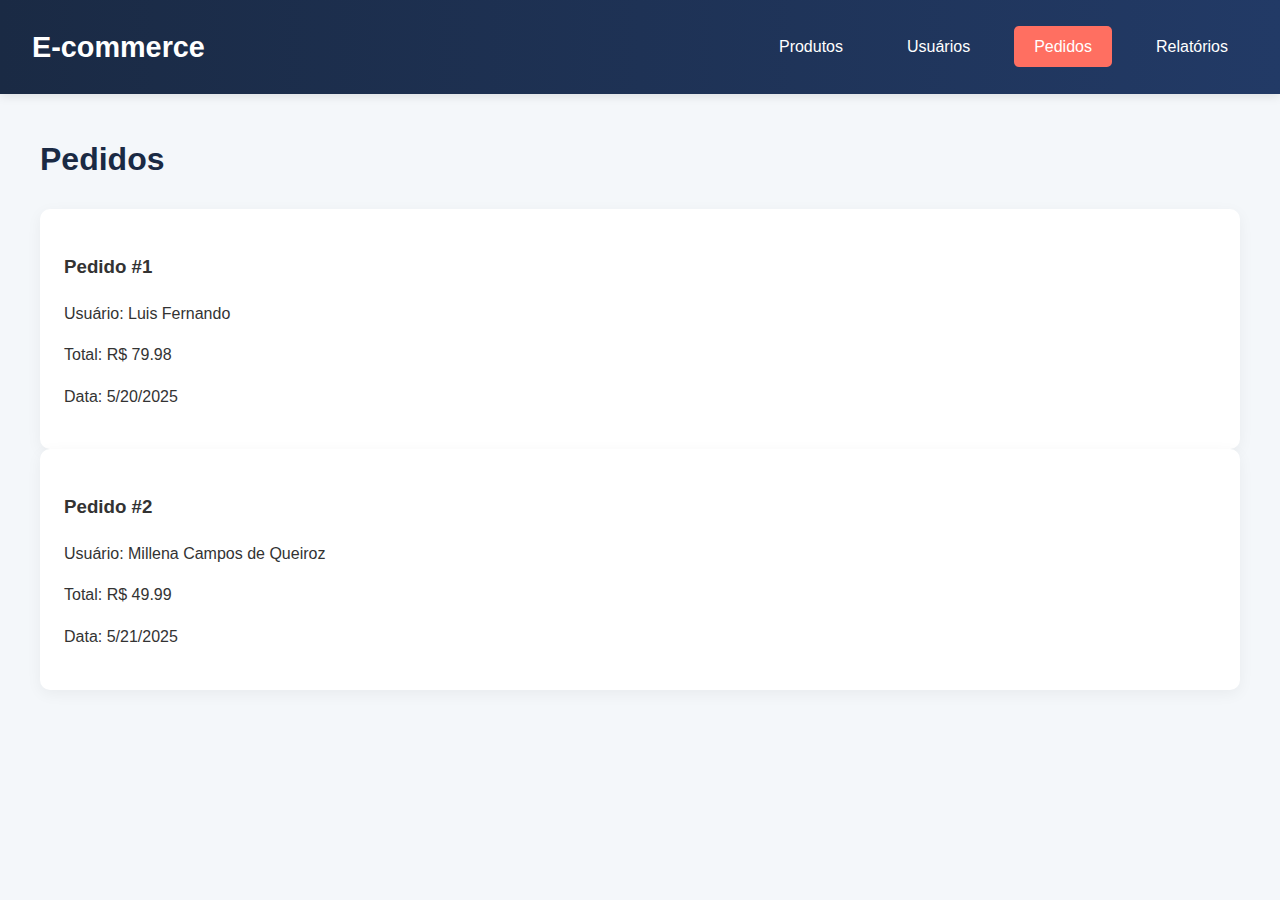
<file: src/pages/orders.html>
<!DOCTYPE html>
<html lang="pt-BR">
<head>
  <meta charset="UTF-8">
  <meta name="viewport" content="width=device-width, initial-scale=1.0">
  <title>Pedidos - E-commerce</title>
  <link rel="stylesheet" href="../css/styles.css">
</head>
<body>
  <header>
    <nav class="navbar">
      <h1>E-commerce</h1>
      <ul>
        <li><a href="./index.html">Produtos</a></li>
        <li><a href="./users.html">Usuários</a></li>
        <li><a href="./orders.html" class="active">Pedidos</a></li>
        <li><a href="./reports.html">Relatórios</a></li>
      </ul>
    </nav>
  </header>
  <main class="container">
    <h2>Pedidos</h2>
    <section id="order-list"></section>
  </main>
  <script src="../js/script.js"></script>
  <script>
    document.addEventListener('DOMContentLoaded', () => loadOrders());
  </script>
</body>
</html>
</file>
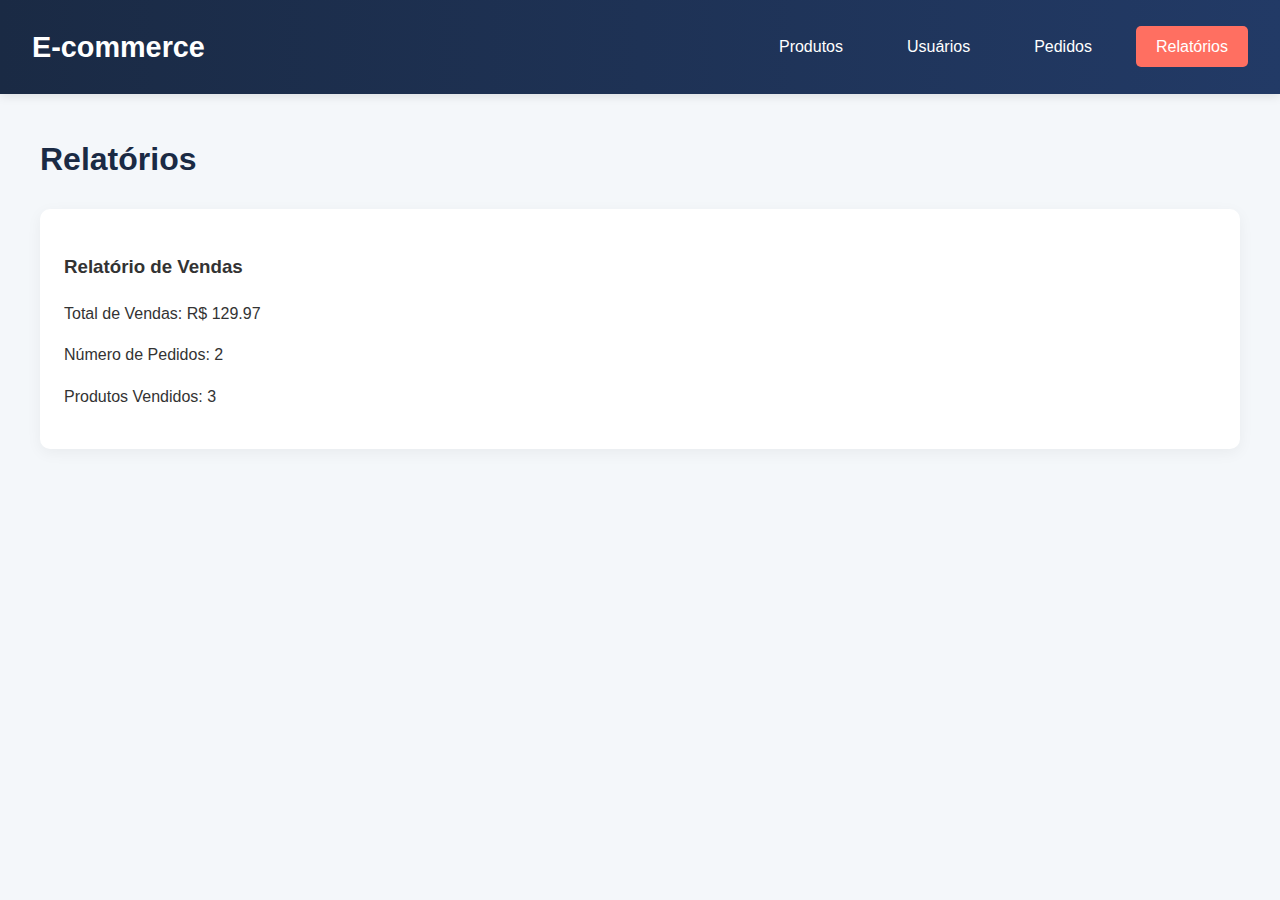
<file: src/pages/reports.html>
<!DOCTYPE html>
<html lang="pt-BR">
<head>
  <meta charset="UTF-8">
  <meta name="viewport" content="width=device-width, initial-scale=1.0">
  <title>Relatórios - E-commerce</title>
  <link rel="stylesheet" href="../css/styles.css">
</head>
<body>
  <header>
    <nav class="navbar">
      <h1>E-commerce</h1>
      <ul>
        <li><a href="./index.html">Produtos</a></li>
        <li><a href="./users.html">Usuários</a></li>
        <li><a href="./orders.html">Pedidos</a></li>
        <li><a href="./reports.html" class="active">Relatórios</a></li>
      </ul>
    </nav>
  </header>
  <main class="container">
    <h2>Relatórios</h2>
    <section id="report-list">
      <p>Carregando relatórios...</p>
    </section>
  </main>
  <script src="../js/script.js"></script>
  <script>
    document.addEventListener('DOMContentLoaded', () => loadReports());
  </script>
</body>
</html>
</file>
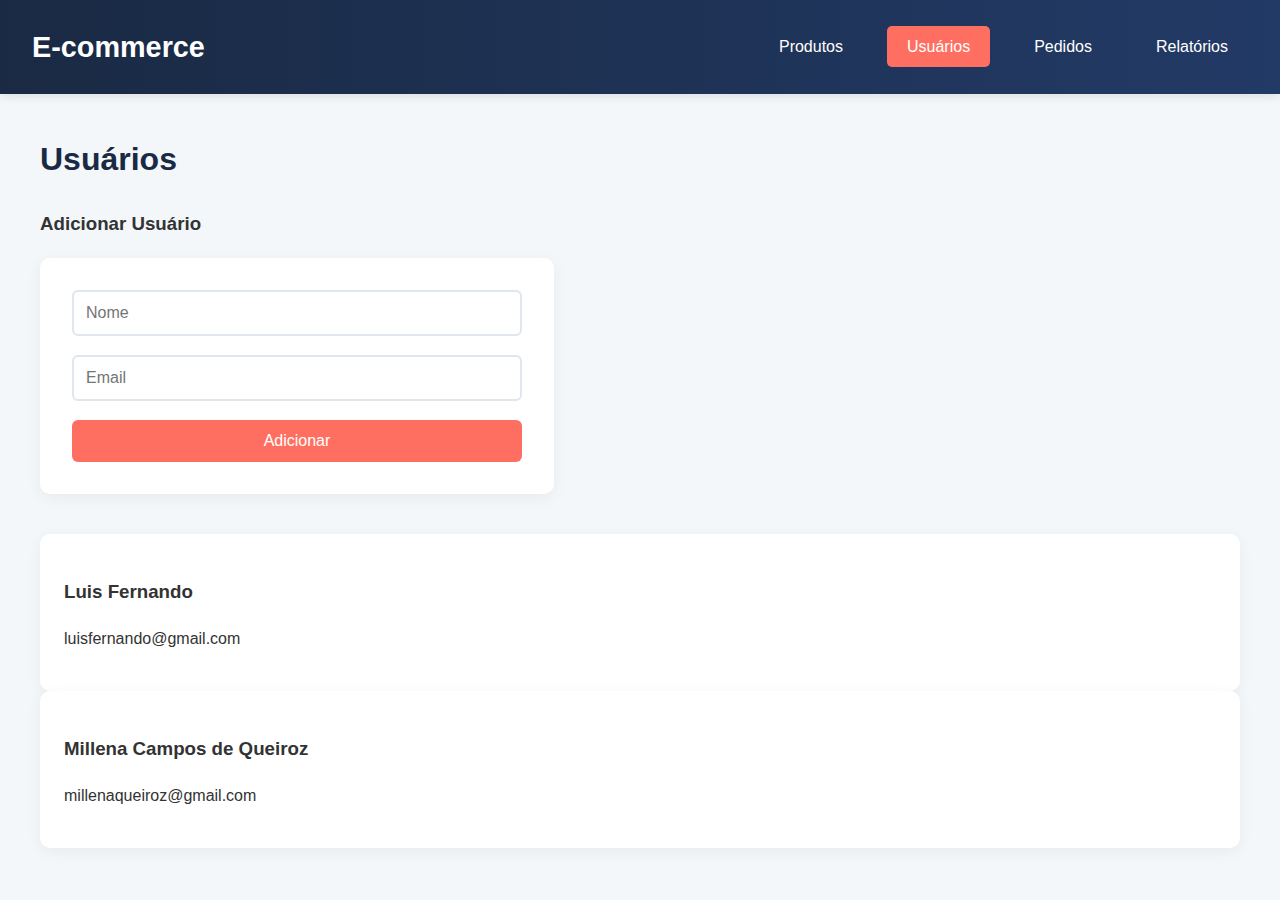
<file: src/pages/users.html>
<!DOCTYPE html>
<html lang="pt-BR">
<head>
  <meta charset="UTF-8">
  <meta name="viewport" content="width=device-width, initial-scale=1.0">
  <title>Usuários - E-commerce</title>
  <link rel="stylesheet" href="../css/styles.css">
</head>
<body>
  <header>
    <nav class="navbar">
      <h1>E-commerce</h1>
      <ul>
        <li><a href="./index.html">Produtos</a></li>
        <li><a href="./users.html" class="active">Usuários</a></li>
        <li><a href="./orders.html">Pedidos</a></li>
        <li><a href="./reports.html">Relatórios</a></li>
      </ul>
    </nav>
  </header>
  <main class="container">
    <h2>Usuários</h2>
    <section class="user-form">
      <h3>Adicionar Usuário</h3>
      <form id="user-form">
        <input type="text" id="user-name" placeholder="Nome" required>
        <input type="email" id="user-email" placeholder="Email" required>
        <button type="submit">Adicionar</button>
      </form>
    </section>
    <section id="user-list"></section>
  </main>
  <script src="../js/script.js"></script>
  <script>
    document.addEventListener('DOMContentLoaded', () => loadUsers());
  </script>
</body>
</html>
</file>
<file: src/css/styles.css>
body {
  font-family: 'Segoe UI', Arial, sans-serif;
  margin: 0;
  padding: 0;
  background-color: #f4f7fa;
  color: #333333;
  line-height: 1.6;
}

.navbar {
  background: linear-gradient(90deg, #1a2a44, #223a66);
  padding: 1.5rem 2rem;
  display: flex;
  justify-content: space-between;
  align-items: center;
  color: white;
  box-shadow: 0 2px 10px rgba(0, 0, 0, 0.1);
  position: sticky;
  top: 0;
  z-index: 1000;
}

.navbar h1 {
  margin: 0;
  font-size: 1.8rem;
  font-weight: 600;
}

.navbar ul {
  list-style: none;
  display: flex;
  gap: 1.5rem;
  margin: 0;
  padding: 0;
}

.navbar a {
  color: white;
  text-decoration: none;
  padding: 0.75rem 1.25rem;
  border-radius: 5px;
  transition: all 0.3s ease;
}

.navbar a:hover, .navbar a.active {
  background-color: #ff6f61;
  color: white;
  transform: translateY(-2px);
}

.container {
  max-width: 1200px;
  margin: 2.5rem auto;
  padding: 0 1.5rem;
}

h2 {
  color: #1a2a44;
  margin-bottom: 1.5rem;
  font-size: 2rem;
  font-weight: 600;
}

.product-grid {
  display: grid;
  grid-template-columns: repeat(auto-fit, minmax(250px, 1fr));
  gap: 2rem;
  margin-top: 1rem;
}

.product-card, .user-card, .order-card, .report-card {
  background: white;
  padding: 1.5rem;
  border-radius: 10px;
  box-shadow: 0 4px 15px rgba(0, 0, 0, 0.05);
  transition: all 0.3s ease;
}

.product-card:hover, .user-card:hover, .order-card:hover, .report-card:hover {
  box-shadow: 0 6px 20px rgba(0, 0, 0, 0.1);
  transform: translateY(-5px);
}

.product-card img {
  width: 100%;
  height: 200px;
  object-fit: cover;
  border-radius: 8px;
  margin-bottom: 1rem;
}

form {
  display: flex;
  flex-direction: column;
  gap: 1.2rem;
  max-width: 450px;
  margin-bottom: 2.5rem;
  background: white;
  padding: 2rem;
  border-radius: 10px;
  box-shadow: 0 4px 15px rgba(0, 0, 0, 0.05);
}

input {
  padding: 0.75rem;
  border: 2px solid #e0e6ed;
  border-radius: 6px;
  font-size: 1rem;
  transition: border-color 0.3s ease;
}

input:focus {
  border-color: #ff6f61;
  outline: none;
}

button {
  padding: 0.75rem 1.5rem;
  background-color: #ff6f61;
  color: white;
  border: none;
  border-radius: 6px;
  cursor: pointer;
  font-size: 1rem;
  font-weight: 500;
  transition: all 0.3s ease;
}

button:hover {
  background-color: #e65b50;
  transform: translateY(-2px);
}

@media (max-width: 768px) {
  .navbar {
    flex-direction: column;
    gap: 1.5rem;
    padding: 1rem;
  }
  .navbar ul {
    flex-direction: column;
    align-items: center;
    gap: 1rem;
  }
  .container {
    margin: 1.5rem auto;
    padding: 0 1rem;
  }
  h2 {
    font-size: 1.5rem;
  }
  .product-grid {
    grid-template-columns: 1fr;
  }
  form {
    padding: 1.5rem;
  }
}

@media (max-width: 480px) {
  .navbar h1 {
    font-size: 1.5rem;
  }
  input, button {
    padding: 0.6rem;
    font-size: 0.9rem;
  }
  .product-card img {
    height: 150px;
  }
}
</file>
